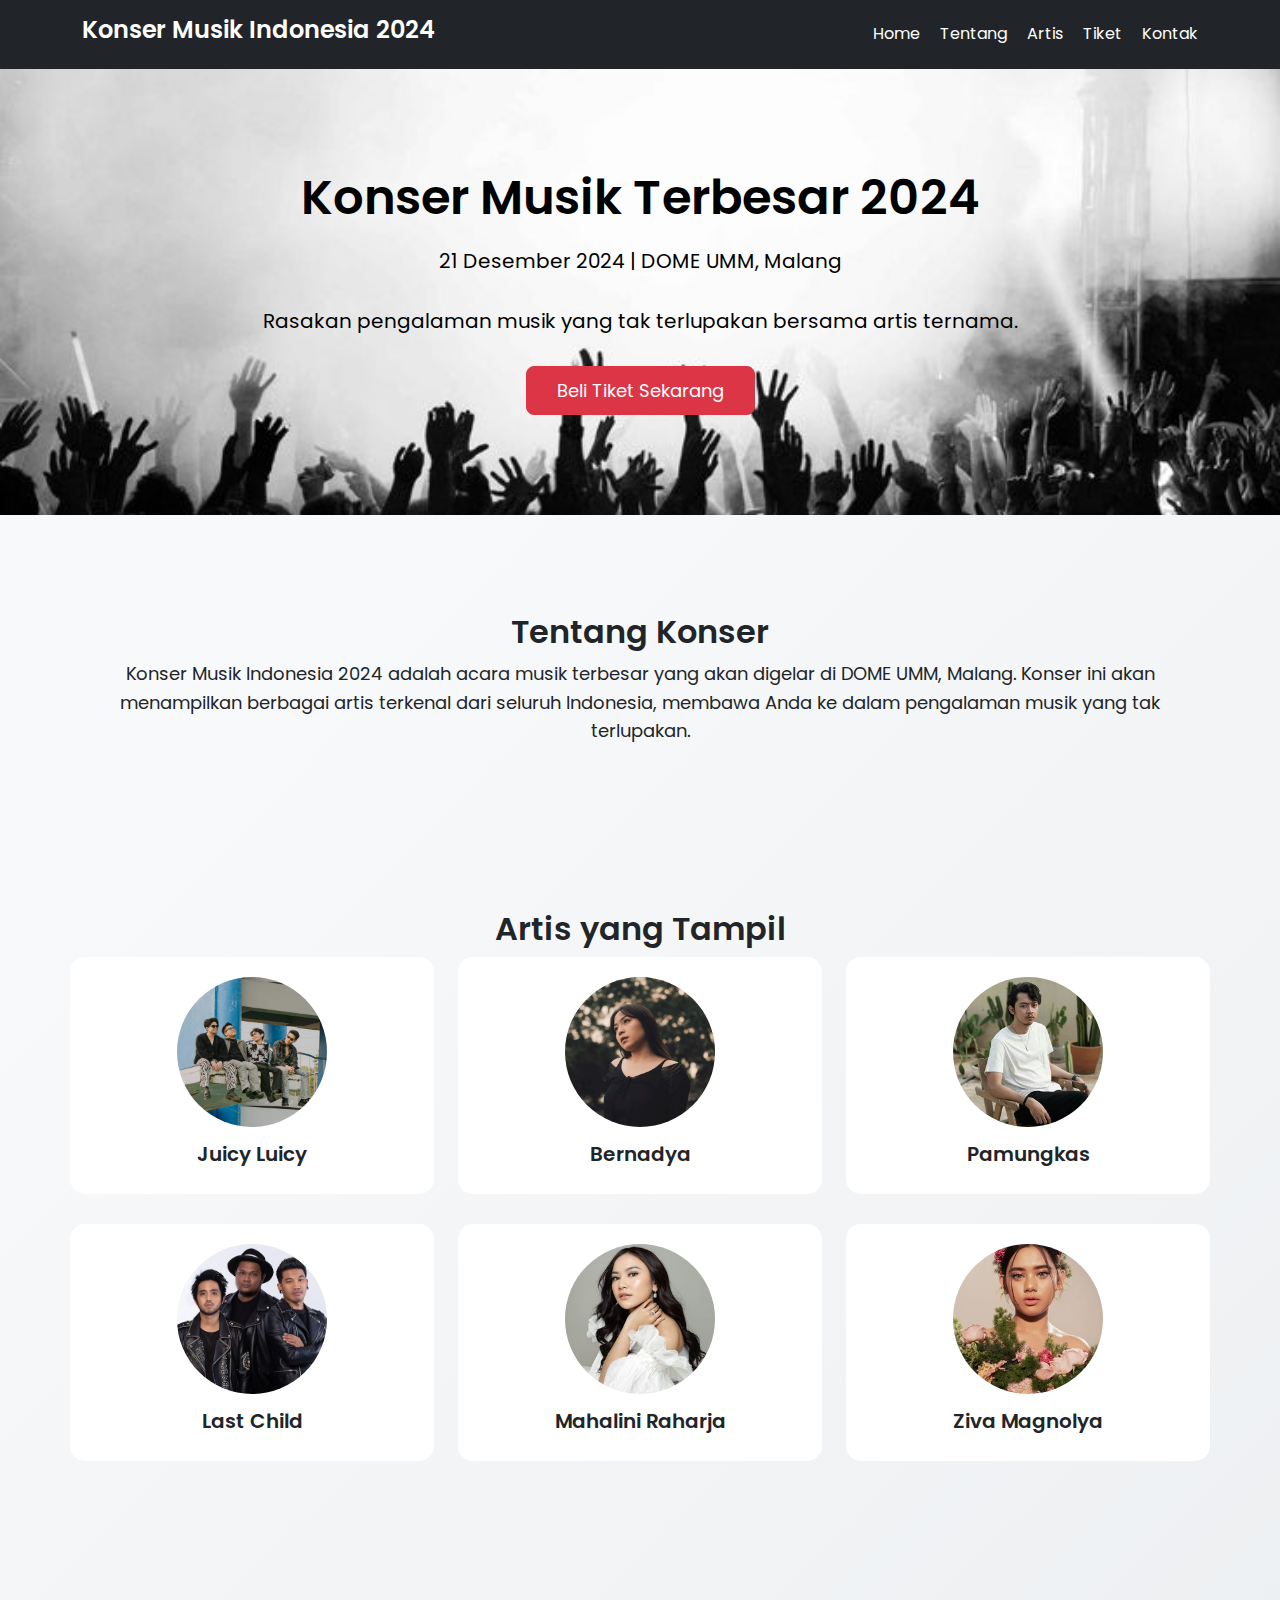
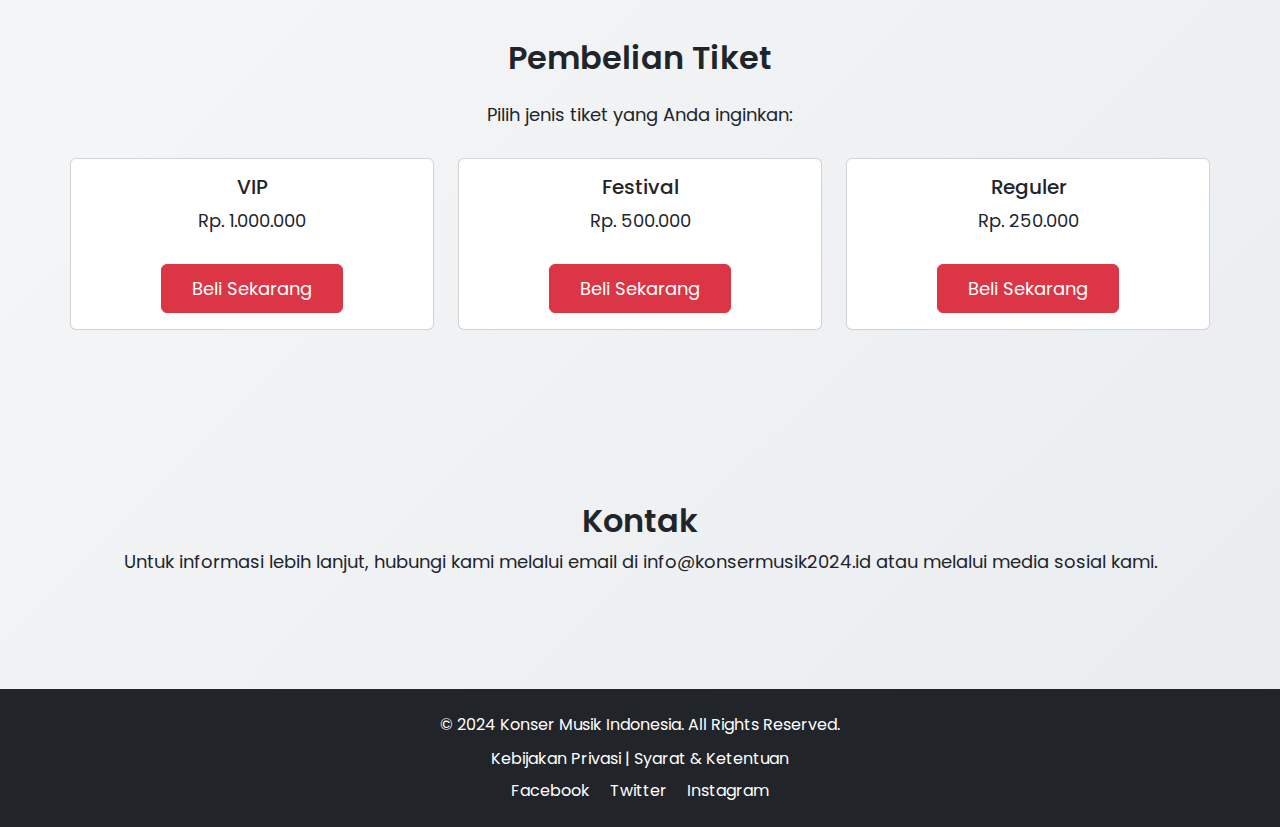
<file: index.html>
<!DOCTYPE html>
<html lang="id">
<head>
    <meta charset="UTF-8">
    <meta name="viewport" content="width=device-width, initial-scale=1.0">
    <title>Konser Musik Indonesia 2024 - Home</title>
    <link href="https://cdn.jsdelivr.net/npm/bootstrap@5.3.0-alpha1/dist/css/bootstrap.min.css" rel="stylesheet">
    <link rel="stylesheet" href="assets/css/style.css">
    <link href="https://fonts.googleapis.com/css2?family=Poppins:wght@400;600&display=swap" rel="stylesheet">
    <style>
        body {
            font-family: 'Poppins', sans-serif;
            background-color: #f8f9fa;
        }

    
        .hero {
            background-image: url('assets/img/background.jpeg');
            background-position: center;
            color: #fff;
            padding: 100px 0;
            text-align: center;
        }

    
        .artist-card {
            background-color: #ffffff;
            border-radius: 15px;
            padding: 20px;
            margin-bottom: 30px;
            transition: transform 0.3s ease;
        }

        .ticket-card {
            transition: transform 0.2s;
        }

        .ticket-card:hover {
            transform: scale(1.05);
            box-shadow: 0 4px 20px rgba(0,0,0,0.1);
        }

        body {
            background: linear-gradient(135deg, #f8f9fa 25%, #e9ecef 100%);
        }
    </style>
</head>
<body>

<header class="bg-dark text-white py-3">
    <div class="container d-flex justify-content-between align-items-center">
        <h2>Konser Musik Indonesia 2024</h2>
        <nav>
            <a href="#home" class="text-white me-3">Home</a>
            <a href="#tentang" class="text-white me-3">Tentang</a>
            <a href="#artis" class="text-white me-3">Artis</a>
            <a href="#tiket" class="text-white me-3">Tiket</a>
            <a href="#kontak" class="text-white">Kontak</a>
        </nav>
    </div>
</header>

<section class="hero" id="home">
    <div class="container">
        <h1>Konser Musik Terbesar 2024</h1>
        <p>21 Desember 2024 | DOME UMM, Malang</p>
        <p>Rasakan pengalaman musik yang tak terlupakan bersama artis ternama.</p>
        <a href="#tiket" class="btn btn-danger btn-lg">Beli Tiket Sekarang</a>
    </div>
</section>

<section class="container my-5" id="tentang">
    <h2 class="text-center">Tentang Konser</h2>
    <p>Konser Musik Indonesia 2024 adalah acara musik terbesar yang akan digelar di DOME UMM, Malang. Konser ini akan menampilkan berbagai artis terkenal dari seluruh Indonesia, membawa Anda ke dalam pengalaman musik yang tak terlupakan.</p>
</section>

<section class="container my-5" id="artis">
    <h2 class="text-center">Artis yang Tampil</h2>
    <div class="row">
        <div class="col-md-4">
            <div class="artist-card text-center">
                <img src="assets/img/Juicyluicy.jpg" alt="Juicy Luicy" class="img-fluid rounded-circle">
                <h4>Juicy Luicy</h4>
            </div>
        </div>
        <div class="col-md-4">
            <div class="artist-card text-center">
                <img src="assets/img/bernadya.jpg" alt="Bernadya" class="img-fluid rounded-circle">
                <h4>Bernadya</h4>
            </div>
        </div>
        <div class="col-md-4">
            <div class="artist-card text-center">
                <img src="assets/img/pamungkas.jpg" alt="Pamungkas" class="img-fluid rounded-circle">
                <h4>Pamungkas</h4>
            </div>
        </div>
        <div class="col-md-4">
            <div class="artist-card text-center">
                <img src="assets/img/lastchild.jpg" alt="Last Child" class="img-fluid rounded-circle">
                <h4>Last Child</h4>
            </div>
        </div>
        <div class="col-md-4">
            <div class="artist-card text-center">
                <img src="assets/img/mahalini.jpg" alt="Mahalini Raharja" class="img-fluid rounded-circle">
                <h4>Mahalini Raharja</h4>
            </div>
        </div>
        <div class="col-md-4">
            <div class="artist-card text-center">
                <img src="assets/img/ziva.jpg" alt="Ziva Magnolya" class="img-fluid rounded-circle">
                <h4>Ziva Magnolya</h4>
            </div>
        </div>
    </div>
</section>

<section class="container my-5" id="tiket">
    <h2 class="text-center mb-4">Pembelian Tiket</h2>
    <p class="text-center">Pilih jenis tiket yang Anda inginkan:</p>
    <div class="row">
        <div class="col-md-4">
            <div class="card ticket-card mb-4">
                <div class="card-body text-center">
                    <h5 class="card-title">VIP</h5>
                    <p class="card-text">Rp. 1.000.000</p>
                    <a href="payment.html?ticket=VIP" class="btn btn-danger">Beli Sekarang</a>
                </div>
            </div>
        </div>
        <div class="col-md-4">
            <div class="card ticket-card mb-4">
                <div class="card-body text-center">
                    <h5 class="card-title">Festival</h5>
                    <p class="card-text">Rp. 500.000</p>
                    <a href="payment.html?ticket=Festival" class="btn btn-danger">Beli Sekarang</a>
                </div>
            </div>
        </div>
        <div class="col-md-4">
            <div class="card ticket-card mb-4">
                <div class="card-body text-center">
                    <h5 class="card-title">Reguler</h5>
                    <p class="card-text">Rp. 250.000</p>
                    <a href="payment.html?ticket=Reguler" class="btn btn-danger">Beli Sekarang</a>
                </div>
            </div>
        </div>
    </div>
</section>

<section class="container my-5" id="kontak">
    <h2 class="text-center">Kontak</h2>
    <p>Untuk informasi lebih lanjut, hubungi kami melalui email di info@konsermusik2024.id atau melalui media sosial kami.</p>
</section>

<footer class="footer bg-dark text-white py-4">
    <div class="container text-center">
        <p>&copy; 2024 Konser Musik Indonesia. All Rights Reserved.</p>
        <div>
            <a href="#" class="text-white">Kebijakan Privasi</a> | 
            <a href="#" class="text-white">Syarat & Ketentuan</a>
            <div class="mt-2">
                <a href="#" class="text-white me-3">Facebook</a>
                <a href="#" class="text-white me-3">Twitter</a>
                <a href="#" class="text-white">Instagram</a>
            </div>
        </div>
    </div>
</footer>

</body>
</html>
</file>
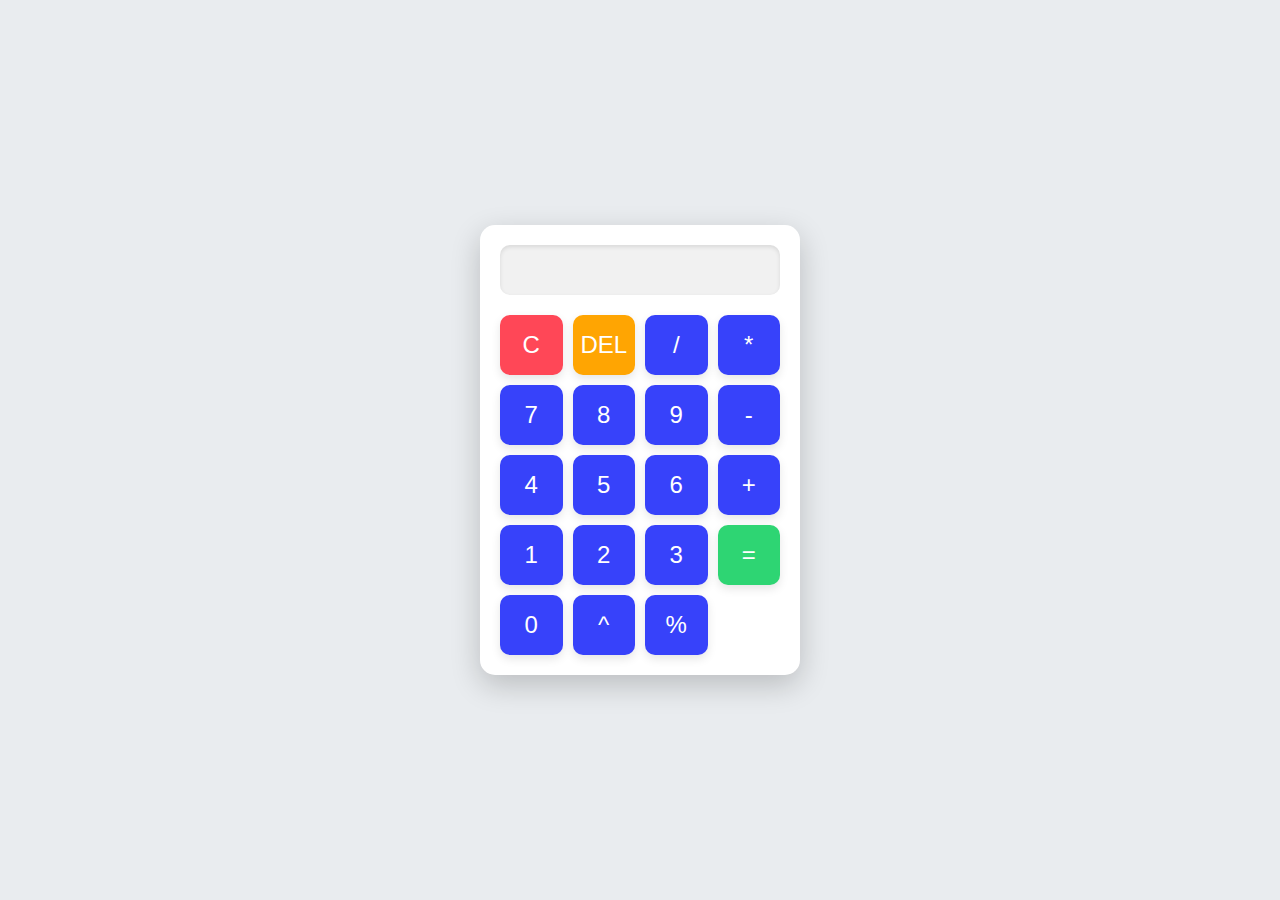
<file: demo/tugas1/index.html>
<!DOCTYPE html>
<html lang="id">
<head>
    <meta charset="UTF-8">
    <meta name="viewport" content="width=device-width, initial-scale=1.0">
    <title>Kalkulator Sederhana</title>
    <link rel="stylesheet" href="style.css">
</head>
<body>
    <div class="calculator">
        <input type="text" id="result" disabled>
        <div class="buttons">
            <button onclick="clearAll()" class="btn-clear">C</button>
            <button onclick="deleteLast()" class="btn-delete">DEL</button>
            <button onclick="appendToResult('/')">/</button>
            <button onclick="appendToResult('*')">*</button>
            <button onclick="appendToResult('7')">7</button>
            <button onclick="appendToResult('8')">8</button>
            <button onclick="appendToResult('9')">9</button>
            <button onclick="appendToResult('-')">-</button>
            <button onclick="appendToResult('4')">4</button>
            <button onclick="appendToResult('5')">5</button>
            <button onclick="appendToResult('6')">6</button>
            <button onclick="appendToResult('+')">+</button>
            <button onclick="appendToResult('1')">1</button>
            <button onclick="appendToResult('2')">2</button>
            <button onclick="appendToResult('3')">3</button>
            <button onclick="calculate()" class="btn-equal">=</button>
            <button onclick="appendToResult('0')">0</button>
            <button onclick="appendToResult('**')">^</button>
            <button onclick="appendToResult('%')">%</button>
        </div>
    </div>
    <script src="script.js"></script>
</body>
</html>
</file>
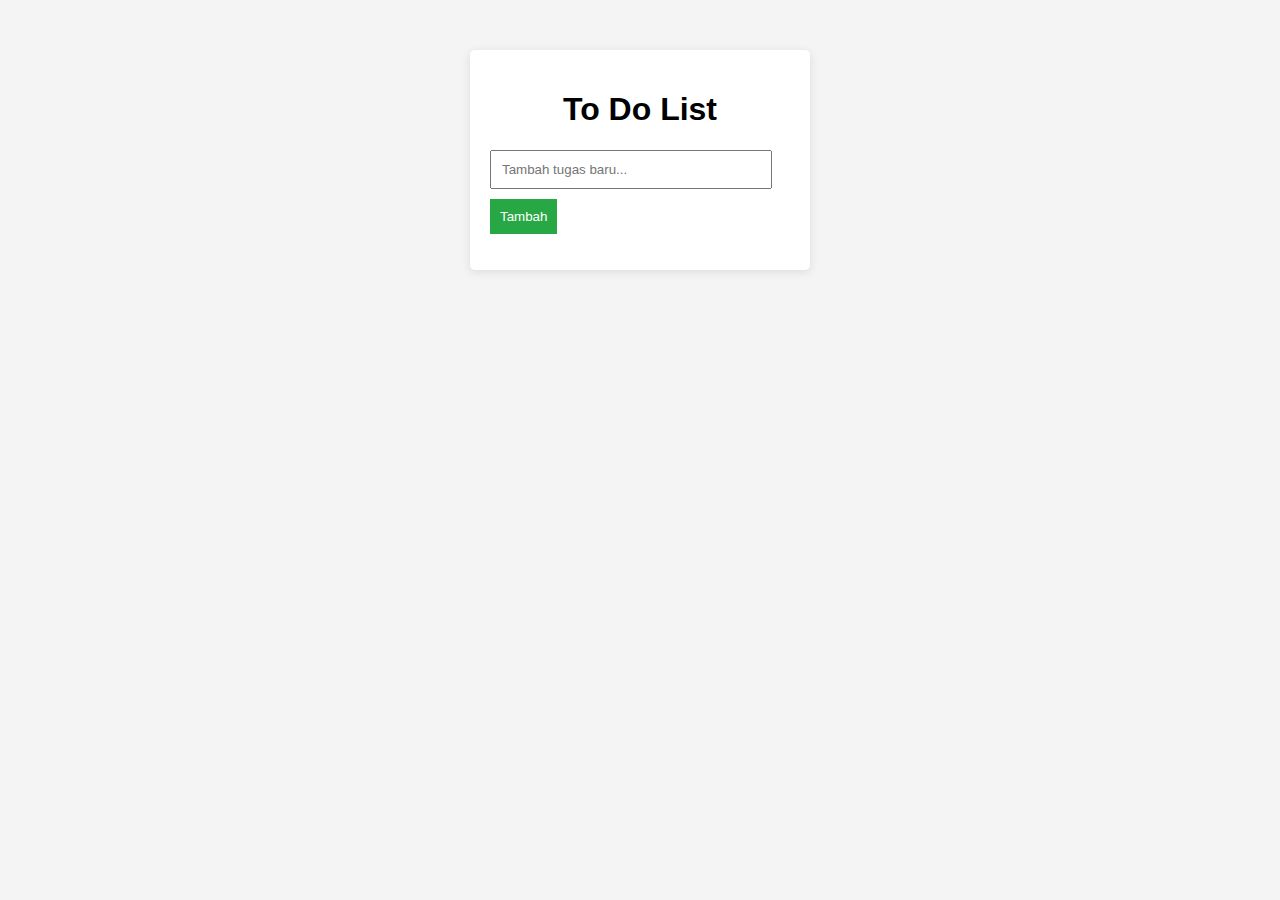
<file: demo/tugas2/index.html>
<!DOCTYPE html>
<html lang="id">
<head>
    <meta charset="UTF-8">
    <meta name="viewport" content="width=device-width, initial-scale=1.0">
    <title>To Do List App</title>
    <link rel="stylesheet" href="style.css">
</head>
<body>
    <div class="container">
        <h1>To Do List</h1>
        <input type="text" id="taskInput" placeholder="Tambah tugas baru...">
        <button id="addTaskBtn">Tambah</button>
        <ul id="taskList"></ul>
    </div>

    <script src="script.js"></script>
</body>
</html>
</file>
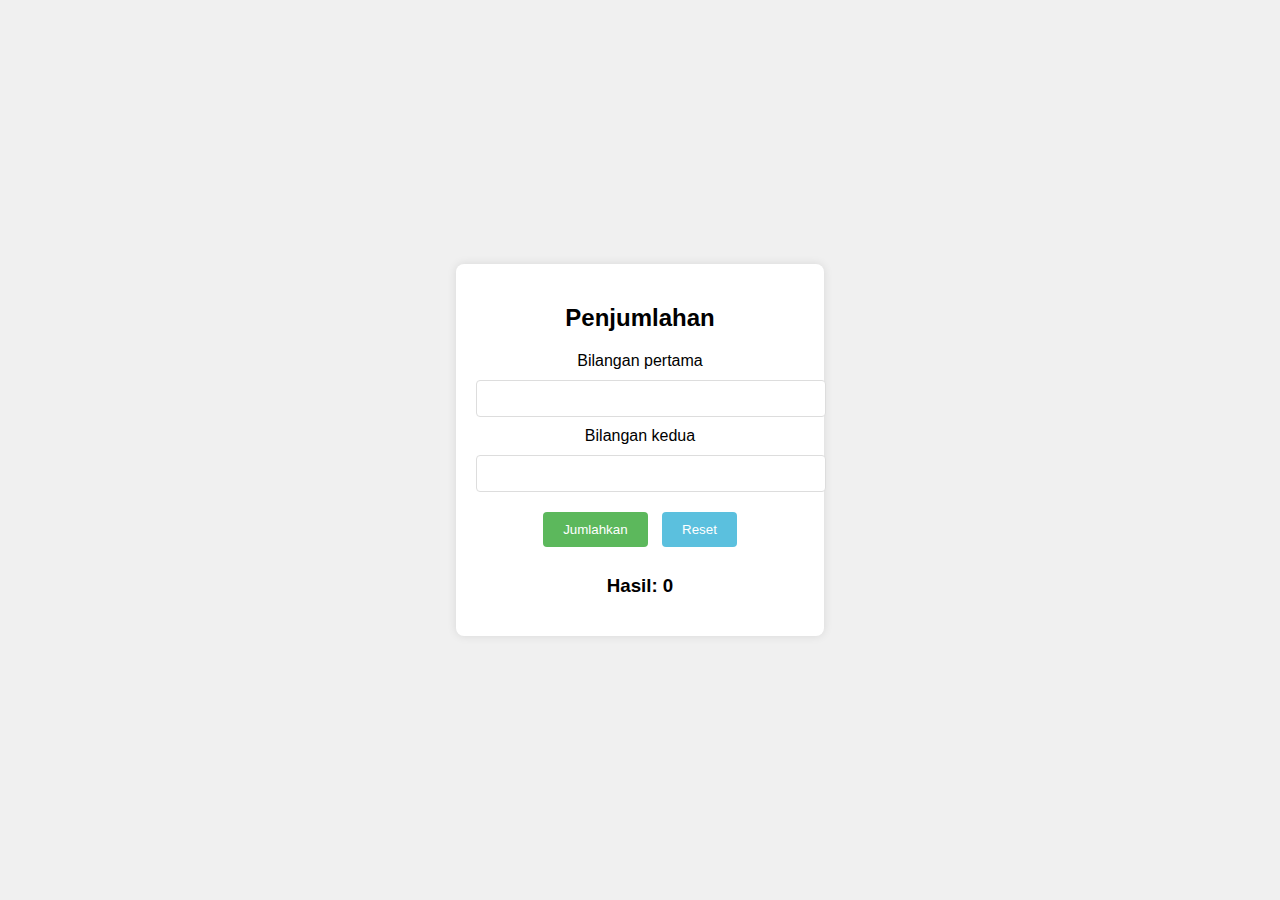
<file: Codelab/codelab2.html>
<!DOCTYPE html>
<html lang="en">
<head>
    <meta charset="UTF-8">
    <meta name="viewport" content="width=device-width, initial-scale=1.0">
    <title>Penjumlahan</title>
    <style>
        body {
            font-family: Arial, sans-serif;
            display: flex;
            justify-content: center;
            align-items: center;
            height: 100vh;
            margin: 0;
            background-color: #f0f0f0;
        }
        .calculator {
            background-color: white;
            padding: 20px;
            border-radius: 8px;
            box-shadow: 0 0 10px rgba(0,0,0,0.1);
            text-align: center;
        }
        input {
            width: 100%;
            padding: 10px;
            margin: 10px 0;
            border: 1px solid #ddd;
            border-radius: 4px;
        }
        button {
            padding: 10px 20px;
            margin: 10px 5px;
            border: none;
            border-radius: 4px;
            cursor: pointer;
            color: white;
        }
        #add {
            background-color: #5cb85c;
        }
        #reset {
            background-color: #5bc0de;
        }
    </style>
</head>
<body>
    <div class="calculator">
        <h2>Penjumlahan</h2>
        <div>
            <label for="num1">Bilangan pertama</label>
            <input type="number" id="num1">
        </div>
        <div>
            <label for="num2">Bilangan kedua</label>
            <input type="number" id="num2">
        </div>
        <button id="add">Jumlahkan</button>
        <button id="reset">Reset</button>
        <h3 id="result">Hasil: 0</h3>
    </div>

    <script>
        const num1 = document.getElementById('num1');
        const num2 = document.getElementById('num2');
        const addBtn = document.getElementById('add');
        const resetBtn = document.getElementById('reset');
        const result = document.getElementById('result');

        addBtn.addEventListener('click', () => {
            const sum = Number(num1.value) + Number(num2.value);
            result.textContent = `Hasil: ${sum}`;
        });

        resetBtn.addEventListener('click', () => {
            num1.value = '';
            num2.value = '';
            result.textContent = 'Hasil: 0';
        });
    </script>
</body>
</html>
</file>
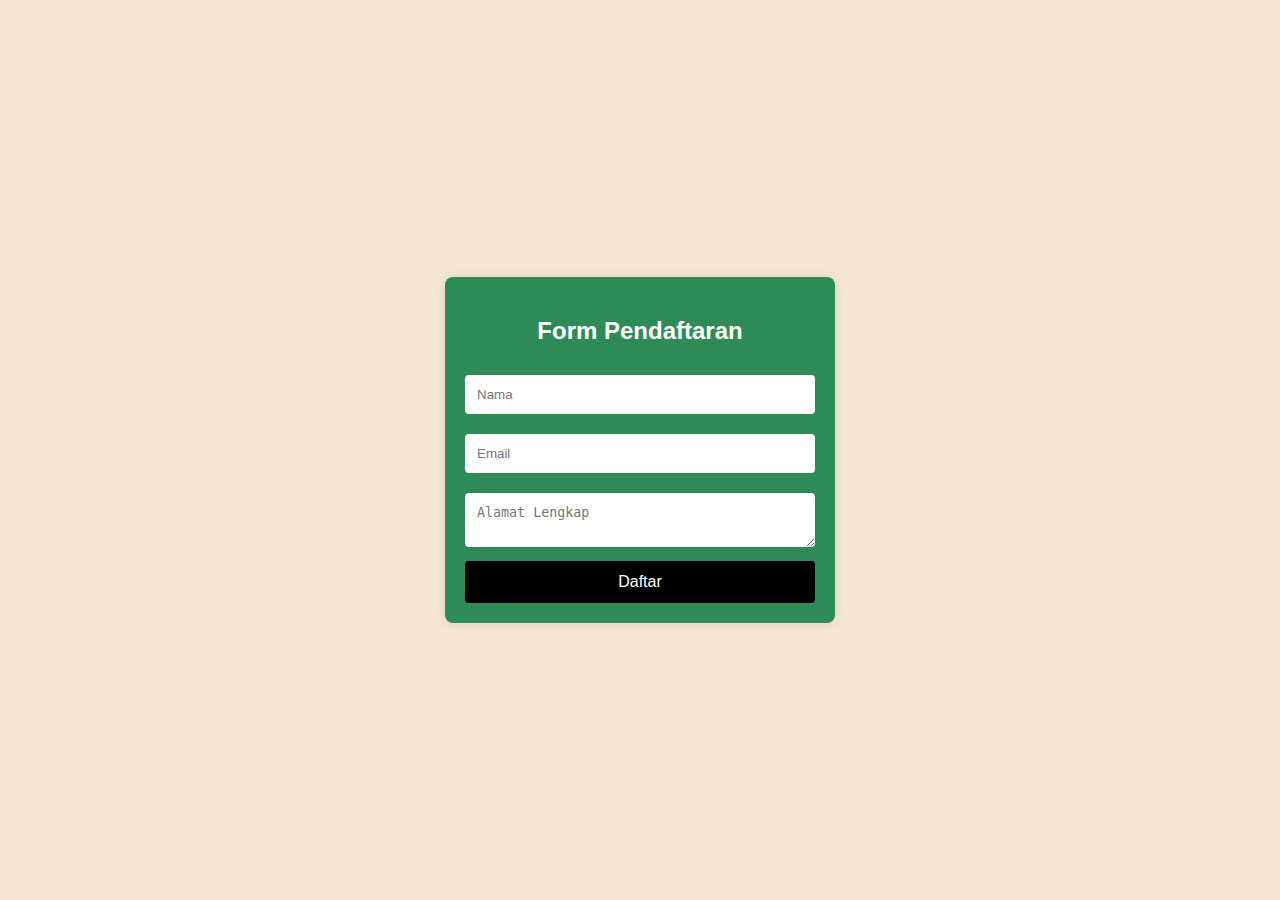
<file: Codelab/codelab3.html>
<!DOCTYPE html>
<html lang="en">
<head>
    <meta charset="UTF-8">
    <meta name="viewport" content="width=device-width, initial-scale=1.0">
    <title>Form Pendaftaran</title>
    <style>
        body {
            font-family: Arial, sans-serif;
            display: flex;
            justify-content: center;
            align-items: center;
            height: 100vh;
            margin: 0;
            background-color: #f5e6d3;
        }
        .form-container {
            background-color: #2e8b57;
            padding: 20px;
            border-radius: 8px;
            width: 350px;
            box-shadow: 0 0 10px rgba(0, 0, 0, 0.1);
        }
        h2 {
            color: white;
            text-align: center;
            margin-bottom: 20px;
        }
        input, textarea {
            width: 100%;
            padding: 12px;
            margin: 10px 0;
            border: none;
            border-radius: 4px;
            box-sizing: border-box;
        }
        button {
            width: 100%;
            padding: 12px;
            background-color: #000;
            color: white;
            border: none;
            border-radius: 4px;
            cursor: pointer;
            font-size: 16px;
        }
        button:hover {
            background-color: #333;
        }
        .notification {
            position: fixed;
            top: 20px;
            left: 50%;
            transform: translateX(-50%);
            background-color: #4CAF50;
            color: white;
            padding: 15px;
            border-radius: 5px;
            display: none;
            box-shadow: 0 0 10px rgba(0, 0, 0, 0.2);
            z-index: 1000;
        }
    </style>
</head>
<body>
    <div class="form-container">
        <h2>Form Pendaftaran</h2>
        <form id="registrationForm">
            <input type="text" id="name" placeholder="Nama" required>
            <input type="email" id="email" placeholder="Email" required>
            <textarea id="address" placeholder="Alamat Lengkap" required></textarea>
            <button type="submit">Daftar</button>
        </form>
    </div>

    <div id="notification" class="notification">Data berhasil dibuat!</div>

    <script>
        function showNotification(message) {
            var notification = document.getElementById('notification');
            notification.textContent = message;
            notification.style.display = 'block'; // Tampilkan notifikasi
            setTimeout(function() {
                notification.style.display = 'none'; // Sembunyikan setelah 3 detik
            }, 3000);
        }

        document.getElementById('registrationForm').addEventListener('submit', function(event) {
            event.preventDefault();
            
            var name = document.getElementById('name').value.trim();
            var email = document.getElementById('email').value.trim();
            var address = document.getElementById('address').value.trim();
            
            if (name === '' || email === '' || address === '') {
                alert('Semua data harus diisi!');
            } else {
                showNotification('Data berhasil dibuat!');
                this.reset(); // Reset form setelah pengisian berhasil
            }
        });
    </script>
</body>
</html>
</file>
<file: assets/css/style.css>
/* Global Styles */
body {
    font-family: 'Poppins', sans-serif;
    margin: 0;
    padding: 0;
    box-sizing: border-box;
}

h1, h2, h4 {
    font-weight: 600;
}

a{
    text-decoration: none;
}

p {
    font-weight: 400;
}

/* Header */
header {
    background-color: #343a40;
}

header h2 {
    font-size: 24px;
}

header nav a {
    font-size: 16px;
    transition: color 0.3s ease;
}

header nav a:hover {
    color: #ff6347;
}

/* Hero Section */
.hero {
    background-image: url('../img/hero-bg.jpg'); /* Ganti dengan gambar hero Anda */
    background-size: cover;
    background-position: center;
    color: #000; /* Mengubah warna teks menjadi hitam */
    padding: 100px 0;
    text-align: center;
}

.hero h1, .hero p, .hero a {
    position: relative; /* Pastikan teks berada di atas overlay */
    color: #000; /* Ubah warna teks menjadi hitam */
}

.hero h1 {
    font-size: 48px;
    margin-bottom: 20px;
}

.hero p {
    font-size: 20px;
    margin-bottom: 30px;
}

.hero a.btn {
    font-size: 18px;
    padding: 10px 30px;
    color: #fff; /* Warna teks pada tombol tetap putih */
    background-color: #dc3545; /* Warna tombol tetap merah */
}

/* Tentang Section */
#tentang {
    text-align: center;
    padding: 50px 0;
}

#tentang p {
    font-size: 18px;
    line-height: 1.6;
}

/* Artis Section */
#artis {
    padding: 50px 0;
}

.artist-card {
    background-color: #f8f9fa;
    border-radius: 15px;
    padding: 20px;
    margin-bottom: 30px;
    transition: transform 0.3s ease;
}

.artist-card img {
    width: 150px;
    height: 150px;
    object-fit: cover;
    border-radius: 50%;
    margin-bottom: 15px;
}

.artist-card h4 {
    font-size: 20px;
}

.artist-card:hover {
    transform: scale(1.05);
}

/* Tiket Section */
#tiket {
    text-align: center;
    padding: 50px 0;
}

#tiket p {
    font-size: 18px;
    margin-bottom: 30px;
}

#tiket a.btn {
    font-size: 18px;
    padding: 10px 30px;
}

/* Kontak Section */
#kontak {
    padding: 50px 0;
    text-align: center;
}

#kontak p {
    font-size: 18px;
}

/* Footer */
footer {
    background-color: #343a40;
    color: #fff;
    padding: 20px 0;
}

footer p {
    margin-bottom: 10px;
}

footer a {
    color: #fff;
    transition: color 0.3s ease;
}

footer a:hover {
    color: #ff6347;
}

/* Responsive Styles */
@media (max-width: 768px) {
    .hero h1 {
        font-size: 36px;
    }

    .hero p {
        font-size: 16px;
    }

    .artist-card img {
        width: 120px;
        height: 120px;
    }

    header h2 {
        font-size: 20px;
    }

    header nav a {
        font-size: 14px;
    }
}
</file>
<file: demo/tugas1/style.css>
* {
    box-sizing: border-box;
}

body {
    font-family: 'Arial', sans-serif;
    display: flex;
    justify-content: center;
    align-items: center;
    height: 100vh;
    margin: 0;
    background-color: #e9ecef;
}

.calculator {
    background-color: #fff;
    padding: 20px;
    border-radius: 15px;
    box-shadow: 0 10px 30px rgba(0, 0, 0, 0.2);
    width: 320px;
}

input {
    width: 100%;
    height: 50px;
    text-align: right;
    padding: 10px;
    margin-bottom: 20px;
    font-size: 24px;
    border: none;
    border-radius: 10px;
    background-color: #f1f1f1;
    color: #333;
    box-shadow: inset 0 2px 4px rgba(0, 0, 0, 0.1);
}

.buttons {
    display: grid;
    grid-template-columns: repeat(4, 1fr);
    gap: 10px;
}

button {
    height: 60px;
    font-size: 24px;
    cursor: pointer;
    border: none;
    border-radius: 10px;
    color: white;
    transition: background-color 0.3s, transform 0.1s;
    box-shadow: 0 4px 10px rgba(0, 0, 0, 0.1);
}

button:hover {
    opacity: 0.9;
    transform: scale(1.05);
}

.btn-clear {
    background-color: #ff4757; /* Merah */
}

.btn-delete {
    background-color: #ffa502; /* Kuning */
}

.btn-equal {
    background-color: #2ed573; /* Hijau */
}

button:not(.btn-clear):not(.btn-delete):not(.btn-equal) {
    background-color: #3742fa; /* Biru */
}
</file>
<file: demo/tugas2/style.css>
body {
    font-family: Arial, sans-serif;
    background-color: #f4f4f4;
    margin: 0;
    padding: 0;
}

.container {
    width: 300px;
    margin: 50px auto;
    background: white;
    padding: 20px;
    border-radius: 5px;
    box-shadow: 0 2px 10px rgba(0, 0, 0, 0.1);
}

h1 {
    text-align: center;
}

input[type="text"] {
    width: calc(100% - 42px);
    padding: 10px;
    margin-bottom: 10px;
}

button {
    padding: 10px;
    background-color: #28a745;
    color: white;
    border: none;
    cursor: pointer;
}

button:hover {
    background-color: #218838;
}

ul {
    list-style-type: none;
    padding: 0;
}

li {
    display: flex;
    justify-content: space-between;
    align-items: center;
    padding: 10px;
    border-bottom: 1px solid #ddd;
}

.editBtn, .deleteBtn {
    background: none;
    border: none;
    cursor: pointer;
    color: #007bff;
}

.editBtn:hover {
    color: #0056b3;
}

.deleteBtn {
    color: #dc3545;
}

.deleteBtn:hover {
    color: #c82333;
}
</file>
